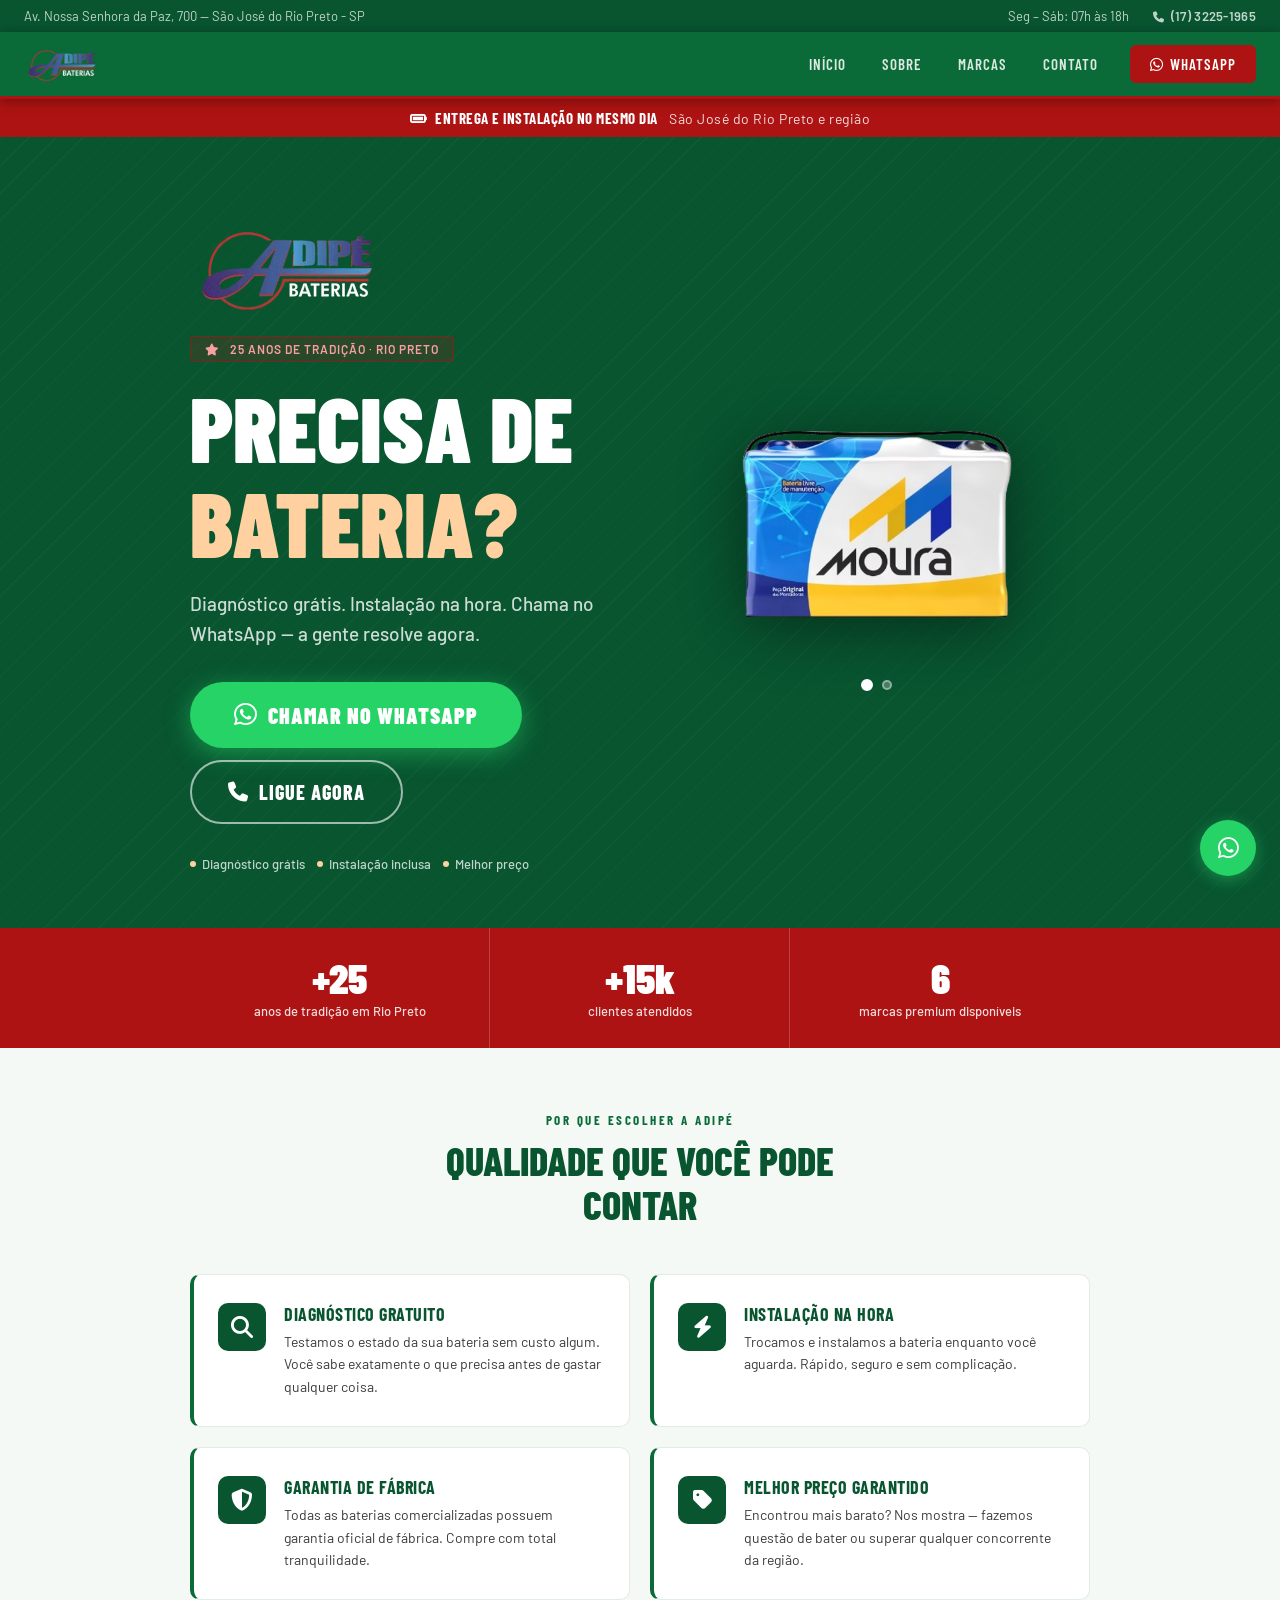
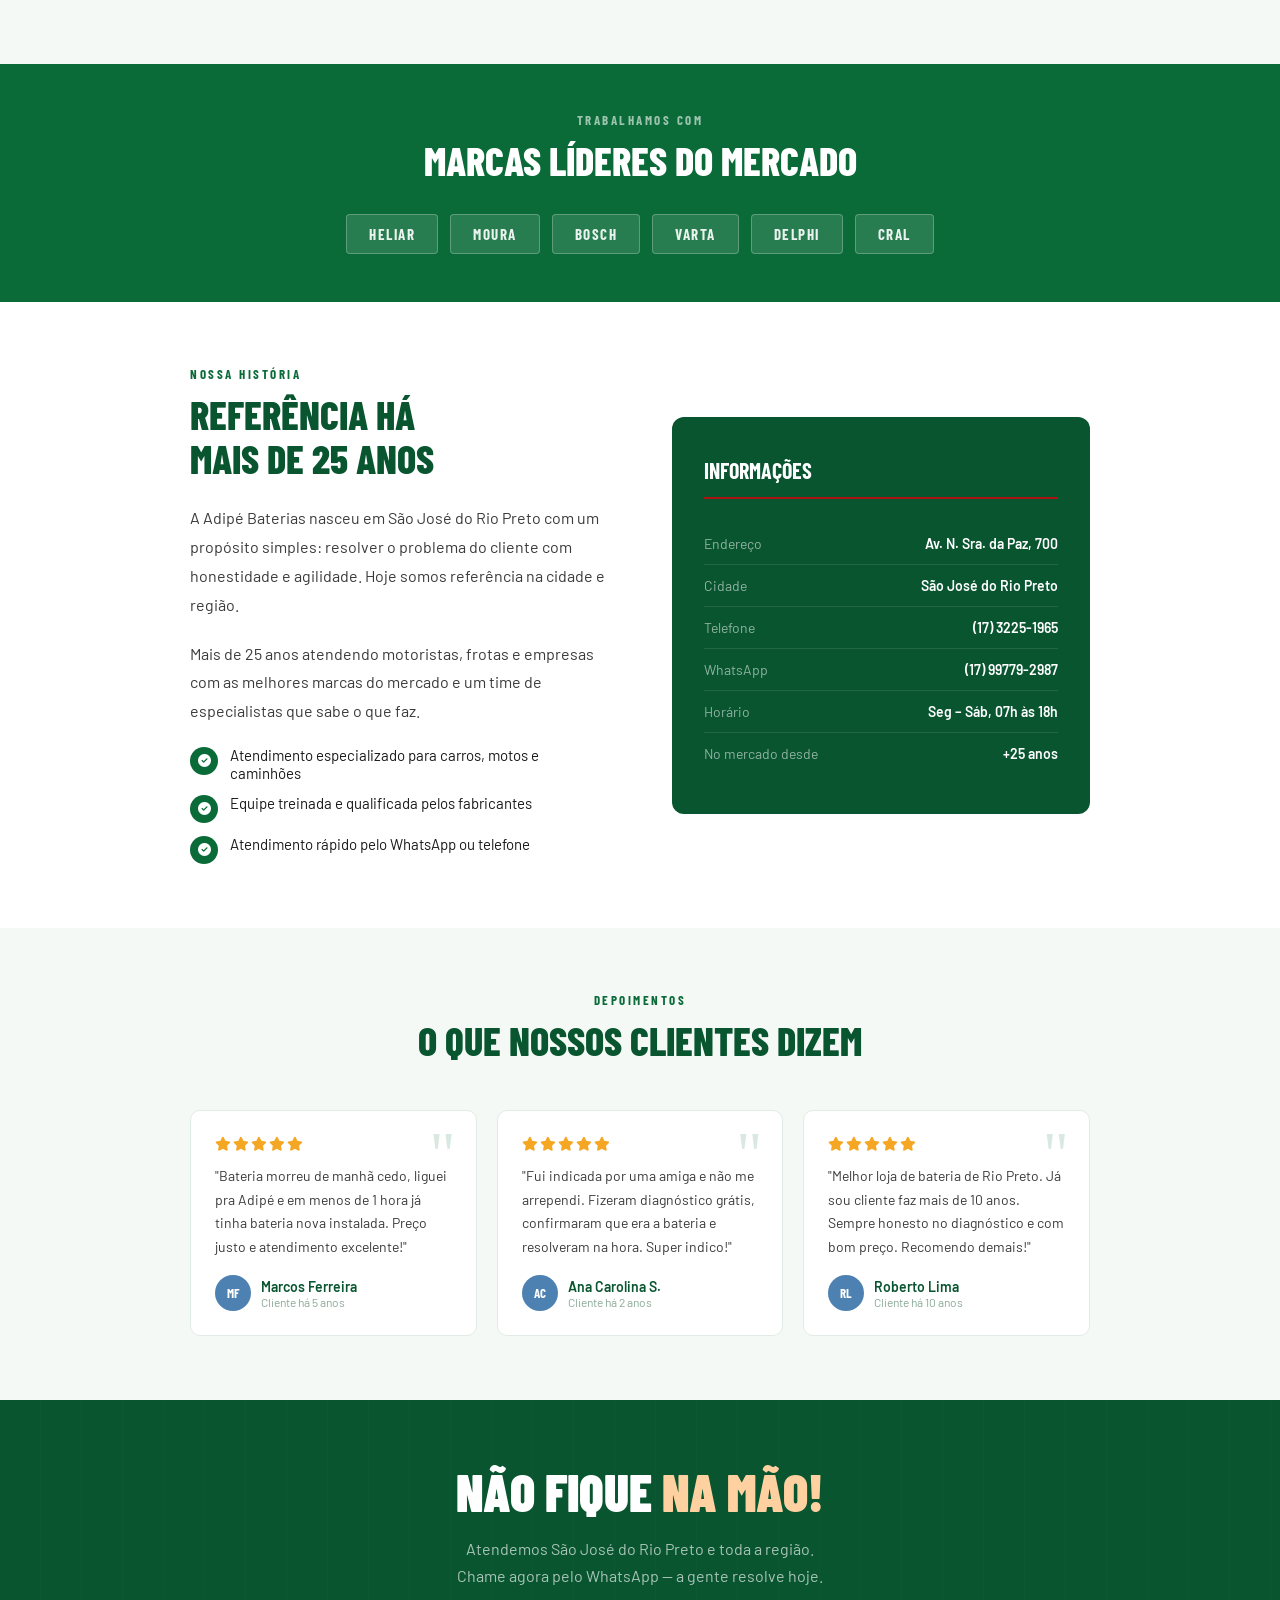
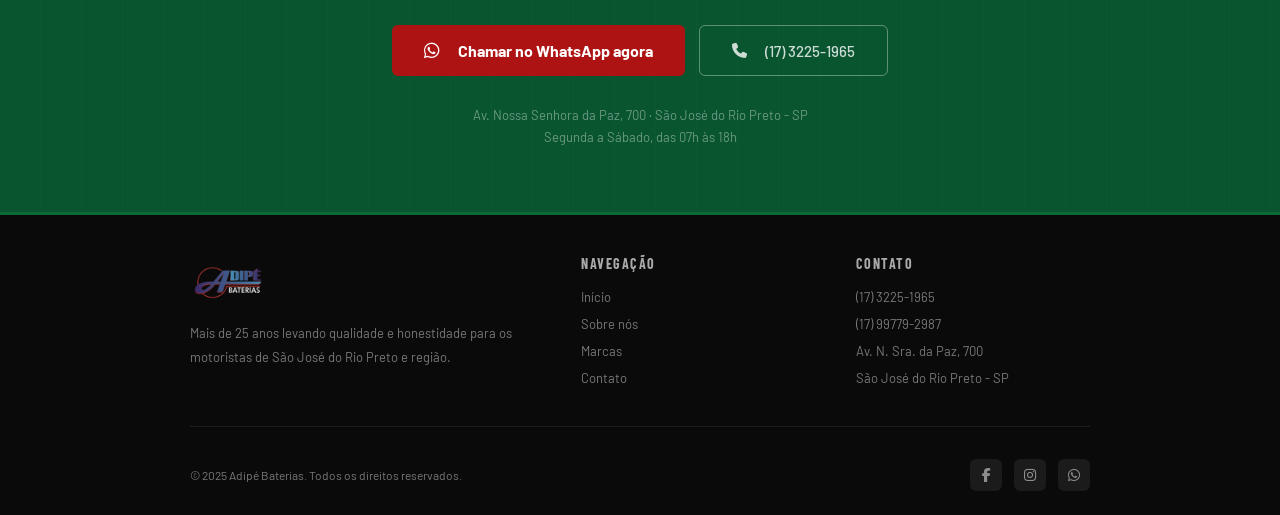
<file: index.html>
<!DOCTYPE html>
<html lang="pt-BR">
<head>
<meta charset="UTF-8">
<meta name="viewport" content="width=device-width, initial-scale=1.0">
<title>Adipé Baterias | Bateria para Carro | São José do Rio Preto</title>
<meta name="description" content="Adipé Baterias - 25 anos de tradição em São José do Rio Preto. Diagnóstico grátis, instalação na hora e as melhores marcas. Atendimento por WhatsApp!">
<link rel="preconnect" href="https://fonts.googleapis.com">
<link rel="preconnect" href="https://fonts.gstatic.com" crossorigin>
<link rel="stylesheet" href="https://cdnjs.cloudflare.com/ajax/libs/font-awesome/6.5.1/css/all.min.css">
<link href="https://fonts.googleapis.com/css2?family=Barlow+Condensed:wght@400;600;700;800;900&family=Barlow:wght@400;500;600&display=swap" rel="stylesheet">
<link rel="stylesheet" href="./assets/styles/style.css">

</head>
<body>

<!-- TOPBAR -->
<div class="topbar">
  <div class="topbar-left">Av. Nossa Senhora da Paz, 700 — São José do Rio Preto - SP</div>
  <div class="topbar-right">
    <span>Seg – Sáb: 07h às 18h</span>
    <a href="tel:+551732251965" class="topbar-phone"><i class="fa-solid fa-phone" style="margin-right:6px;font-size:11px;"></i>(17) 3225-1965</a>
  </div>
</div>

<!-- NAV -->
<nav>
  <a href="#" class="nav-logo"><img src="[data-uri]" alt="Adipé Baterias"></a>
  <div class="nav-links">
    <a href="#inicio">Início</a>
    <a href="#sobre">Sobre</a>
    <a href="#marcas">Marcas</a>
    <a href="#contato">Contato</a>
    <a href="https://api.whatsapp.com/send?phone=5517997792987" target="_blank" class="nav-cta-btn"><i class="fa-brands fa-whatsapp" style="margin-right:6px;font-size:15px;"></i>WhatsApp</a>
  </div>
</nav>

<!-- URGÊNCIA -->
<div class="urgency-banner">
  <i class="fa-solid fa-battery-full" style="margin-right:8px;"></i>Entrega e instalação no mesmo dia
  <span>São José do Rio Preto e região</span>
</div>

<!-- HERO -->
<section class="hero" id="inicio">
  <div class="hero-inner">
    <div class="hero-content">
      <img src="[data-uri]" alt="">
      <div class="hero-badge">25 anos de tradição · Rio Preto</div>
      <h1>Precisa de<em>Bateria?</em></h1>
      <p class="hero-sub">Diagnóstico grátis. Instalação na hora. Chama no WhatsApp — a gente resolve agora.</p>
      <div class="hero-ctas">
        <a href="https://api.whatsapp.com/send?phone=5517997792987" target="_blank" class="btn-hero-whats">
          <i class="fa-brands fa-whatsapp" style="margin-right:10px;font-size:26px;"></i>CHAMAR NO WHATSAPP
        </a>
        <a href="tel:+551732251965" class="btn-hero-phone">
          <i class="fa-solid fa-phone" style="margin-right:10px;font-size:20px;"></i>LIGUE AGORA
        </a>
      </div>
      <div class="hero-chips">
        <div class="chip"><div class="chip-dot"></div> Diagnóstico grátis</div>
        <div class="chip"><div class="chip-dot"></div> Instalação inclusa</div>
        <div class="chip"><div class="chip-dot"></div> Melhor preço</div>
      </div>
    </div>
    <div class="hero-visual">
      <div class="battery-carousel">
        <div class="battery-slide active" id="slide-0">
          <img src="[data-uri]" alt="Bateria Moura" class="battery-img">
        </div>
        <div class="battery-slide" id="slide-1">
          <img src="[data-uri]" alt="Bateria Combo" class="battery-img">
        </div>
        <div class="carousel-dots">
          <button class="dot active" onclick="goToSlide(0)"></button>
          <button class="dot" onclick="goToSlide(1)"></button>
        </div>
      </div>
    </div>
  </div>
</section>

<!-- NÚMEROS -->
<div class="numeros-section">
  <div class="numeros-grid">
    <div class="num-item">
      <span class="num-val">+25</span>
      <div class="num-label">anos de tradição em Rio Preto</div>
    </div>
    <div class="num-item">
      <span class="num-val">+15k</span>
      <div class="num-label">clientes atendidos</div>
    </div>
    <div class="num-item">
      <span class="num-val">6</span>
      <div class="num-label">marcas premium disponíveis</div>
    </div>
  </div>
</div>

<!-- DIFERENCIAIS -->
<section class="diferenciais-section">
  <div class="section-header">
    <div class="section-eyebrow">Por que escolher a Adipé</div>
    <h2 class="section-title">Qualidade que você pode<br>contar</h2>
  </div>
  <div class="dif-grid">
    <div class="dif-card">
      <div class="dif-icon"><i class="fa-solid fa-magnifying-glass"></i></div>
      <div>
        <div class="dif-title">Diagnóstico gratuito</div>
        <div class="dif-desc">Testamos o estado da sua bateria sem custo algum. Você sabe exatamente o que precisa antes de gastar qualquer coisa.</div>
      </div>
    </div>
    <div class="dif-card">
      <div class="dif-icon"><i class="fa-solid fa-bolt"></i></div>
      <div>
        <div class="dif-title">Instalação na hora</div>
        <div class="dif-desc">Trocamos e instalamos a bateria enquanto você aguarda. Rápido, seguro e sem complicação.</div>
      </div>
    </div>
    <div class="dif-card">
      <div class="dif-icon"><i class="fa-solid fa-shield-halved"></i></div>
      <div>
        <div class="dif-title">Garantia de fábrica</div>
        <div class="dif-desc">Todas as baterias comercializadas possuem garantia oficial de fábrica. Compre com total tranquilidade.</div>
      </div>
    </div>
    <div class="dif-card">
      <div class="dif-icon"><i class="fa-solid fa-tag"></i></div>
      <div>
        <div class="dif-title">Melhor preço garantido</div>
        <div class="dif-desc">Encontrou mais barato? Nos mostra — fazemos questão de bater ou superar qualquer concorrente da região.</div>
      </div>
    </div>
  </div>
</section>

<!-- MARCAS -->
<section class="marcas-section" id="marcas">
  <div class="section-eyebrow">Trabalhamos com</div>
  <h2 class="section-title" style="margin-bottom:32px;">Marcas líderes do mercado</h2>
  <div class="marcas-grid">
    <div class="marca-pill">Heliar</div>
    <div class="marca-pill">Moura</div>
    <div class="marca-pill">Bosch</div>
    <div class="marca-pill">Varta</div>
    <div class="marca-pill">Delphi</div>
    <div class="marca-pill">Cral</div>
  </div>
</section>

<!-- SOBRE -->
<section class="sobre-section" id="sobre">
  <div class="sobre-inner">
    <div class="sobre-content">
      <div class="section-header">
        <div class="section-eyebrow">Nossa história</div>
        <h2 class="section-title">Referência há<br>mais de 25 anos</h2>
      </div>
      <p class="sobre-text">A Adipé Baterias nasceu em São José do Rio Preto com um propósito simples: resolver o problema do cliente com honestidade e agilidade. Hoje somos referência na cidade e região.</p>
      <p class="sobre-text">Mais de 25 anos atendendo motoristas, frotas e empresas com as melhores marcas do mercado e um time de especialistas que sabe o que faz.</p>
      <div class="sobre-destaques">
        <div class="sobre-item">
          <div class="sobre-item-icon"><i class="fa-solid fa-circle-check"></i></div>
          <span>Atendimento especializado para carros, motos e caminhões</span>
        </div>
        <div class="sobre-item">
          <div class="sobre-item-icon"><i class="fa-solid fa-circle-check"></i></div>
          <span>Equipe treinada e qualificada pelos fabricantes</span>
        </div>
        <div class="sobre-item">
          <div class="sobre-item-icon"><i class="fa-solid fa-circle-check"></i></div>
          <span>Atendimento rápido pelo WhatsApp ou telefone</span>
        </div>
      </div>
    </div>
    <div class="sobre-visual">
      <h3>Informações</h3>
      <div class="sobre-info-item">
        <span class="sobre-info-label">Endereço</span>
        <span class="sobre-info-value">Av. N. Sra. da Paz, 700</span>
      </div>
      <div class="sobre-info-item">
        <span class="sobre-info-label">Cidade</span>
        <span class="sobre-info-value">São José do Rio Preto</span>
      </div>
      <div class="sobre-info-item">
        <span class="sobre-info-label">Telefone</span>
        <span class="sobre-info-value">(17) 3225-1965</span>
      </div>
      <div class="sobre-info-item">
        <span class="sobre-info-label">WhatsApp</span>
        <span class="sobre-info-value">(17) 99779-2987</span>
      </div>
      <div class="sobre-info-item">
        <span class="sobre-info-label">Horário</span>
        <span class="sobre-info-value">Seg – Sáb, 07h às 18h</span>
      </div>
      <div class="sobre-info-item">
        <span class="sobre-info-label">No mercado desde</span>
        <span class="sobre-info-value">+25 anos</span>
      </div>
    </div>
  </div>
</section>

<!-- DEPOIMENTOS -->
<section class="reviews-section">
  <div class="section-header">
    <div class="section-eyebrow">Depoimentos</div>
    <h2 class="section-title">O que nossos clientes dizem</h2>
  </div>
  <div class="reviews-grid">
    <div class="review-card">
      <div class="review-stars"><i class="fa-solid fa-star"></i><i class="fa-solid fa-star"></i><i class="fa-solid fa-star"></i><i class="fa-solid fa-star"></i><i class="fa-solid fa-star"></i></div>
      <p class="review-text">"Bateria morreu de manhã cedo, liguei pra Adipé e em menos de 1 hora já tinha bateria nova instalada. Preço justo e atendimento excelente!"</p>
      <div class="review-author">
        <div class="review-avatar">MF</div>
        <div>
          <div class="review-name">Marcos Ferreira</div>
          <div class="review-since">Cliente há 5 anos</div>
        </div>
      </div>
    </div>
    <div class="review-card">
      <div class="review-stars"><i class="fa-solid fa-star"></i><i class="fa-solid fa-star"></i><i class="fa-solid fa-star"></i><i class="fa-solid fa-star"></i><i class="fa-solid fa-star"></i></div>
      <p class="review-text">"Fui indicada por uma amiga e não me arrependi. Fizeram diagnóstico grátis, confirmaram que era a bateria e resolveram na hora. Super indico!"</p>
      <div class="review-author">
        <div class="review-avatar">AC</div>
        <div>
          <div class="review-name">Ana Carolina S.</div>
          <div class="review-since">Cliente há 2 anos</div>
        </div>
      </div>
    </div>
    <div class="review-card">
      <div class="review-stars"><i class="fa-solid fa-star"></i><i class="fa-solid fa-star"></i><i class="fa-solid fa-star"></i><i class="fa-solid fa-star"></i><i class="fa-solid fa-star"></i></div>
      <p class="review-text">"Melhor loja de bateria de Rio Preto. Já sou cliente faz mais de 10 anos. Sempre honesto no diagnóstico e com bom preço. Recomendo demais!"</p>
      <div class="review-author">
        <div class="review-avatar">RL</div>
        <div>
          <div class="review-name">Roberto Lima</div>
          <div class="review-since">Cliente há 10 anos</div>
        </div>
      </div>
    </div>
  </div>
</section>

<!-- CTA FINAL -->
<section class="cta-section" id="contato">
  <div class="cta-inner">
    <h2>Não fique<em> na mão!</em></h2>
    <p>Atendemos São José do Rio Preto e toda a região.<br>Chame agora pelo WhatsApp — a gente resolve hoje.</p>
    <div class="cta-btns">
      <a href="https://api.whatsapp.com/send?phone=5517997792987" target="_blank" class="btn-cta-main">
        <i class="fa-brands fa-whatsapp" style="margin-right:8px;font-size:18px;"></i>Chamar no WhatsApp agora
      </a>
      <a href="tel:+551732251965" class="btn-cta-secondary">
        <i class="fa-solid fa-phone" style="margin-right:8px;"></i>(17) 3225-1965
      </a>
    </div>
    <div class="cta-address">
      Av. Nossa Senhora da Paz, 700 · São José do Rio Preto - SP<br>
      Segunda a Sábado, das 07h às 18h
    </div>
  </div>
</section>

<!-- RODAPÉ -->
<footer>
  <div class="footer-inner">
    <div class="footer-top">
      <div class="footer-brand">
        <img src="[data-uri]" alt="Adipé Baterias">
        <p class="footer-desc">Mais de 25 anos levando qualidade e honestidade para os motoristas de São José do Rio Preto e região.</p>
      </div>
      <div class="footer-col">
        <h4>Navegação</h4>
        <ul>
          <li><a href="#inicio">Início</a></li>
          <li><a href="#sobre">Sobre nós</a></li>
          <li><a href="#marcas">Marcas</a></li>
          <li><a href="#contato">Contato</a></li>
        </ul>
      </div>
      <div class="footer-col">
        <h4>Contato</h4>
        <ul>
          <li><a href="tel:+551732251965">(17) 3225-1965</a></li>
          <li><a href="https://api.whatsapp.com/send?phone=5517997792987" target="_blank">(17) 99779-2987</a></li>
          <li><a href="#">Av. N. Sra. da Paz, 700</a></li>
          <li><a href="#">São José do Rio Preto - SP</a></li>
        </ul>
      </div>
    </div>
    <div class="footer-bottom">
      <span>© 2025 Adipé Baterias. Todos os direitos reservados.</span>
      <div class="footer-social">
        <a href="https://www.facebook.com/adipebaterias/" target="_blank" class="social-link"><i class="fa-brands fa-facebook-f"></i></a>
        <a href="https://www.instagram.com/adipebaterias/" target="_blank" class="social-link"><i class="fa-brands fa-instagram"></i></a>
        <a href="https://api.whatsapp.com/send?phone=5517997792987" target="_blank" class="social-link"><i class="fa-brands fa-whatsapp"></i></a>
      </div>
    </div>
  </div>
</footer>

<!-- WhatsApp flutuante -->
<a href="https://api.whatsapp.com/send?phone=5517997792987" target="_blank" class="whats-float" title="Falar no WhatsApp"><i class="fa-brands fa-whatsapp"></i></a>


<script>
  let currentSlide = 0;
  const slides = document.querySelectorAll('.battery-slide');
  const dots = document.querySelectorAll('.dot');

  function goToSlide(n) {
    slides[currentSlide].classList.remove('active');
    dots[currentSlide].classList.remove('active');
    currentSlide = n;
    slides[currentSlide].classList.add('active');
    dots[currentSlide].classList.add('active');
  }

  // Auto-rotate every 3s
  setInterval(() => {
    goToSlide((currentSlide + 1) % slides.length);
  }, 3000);
</script>
</body>
</html>
</file>
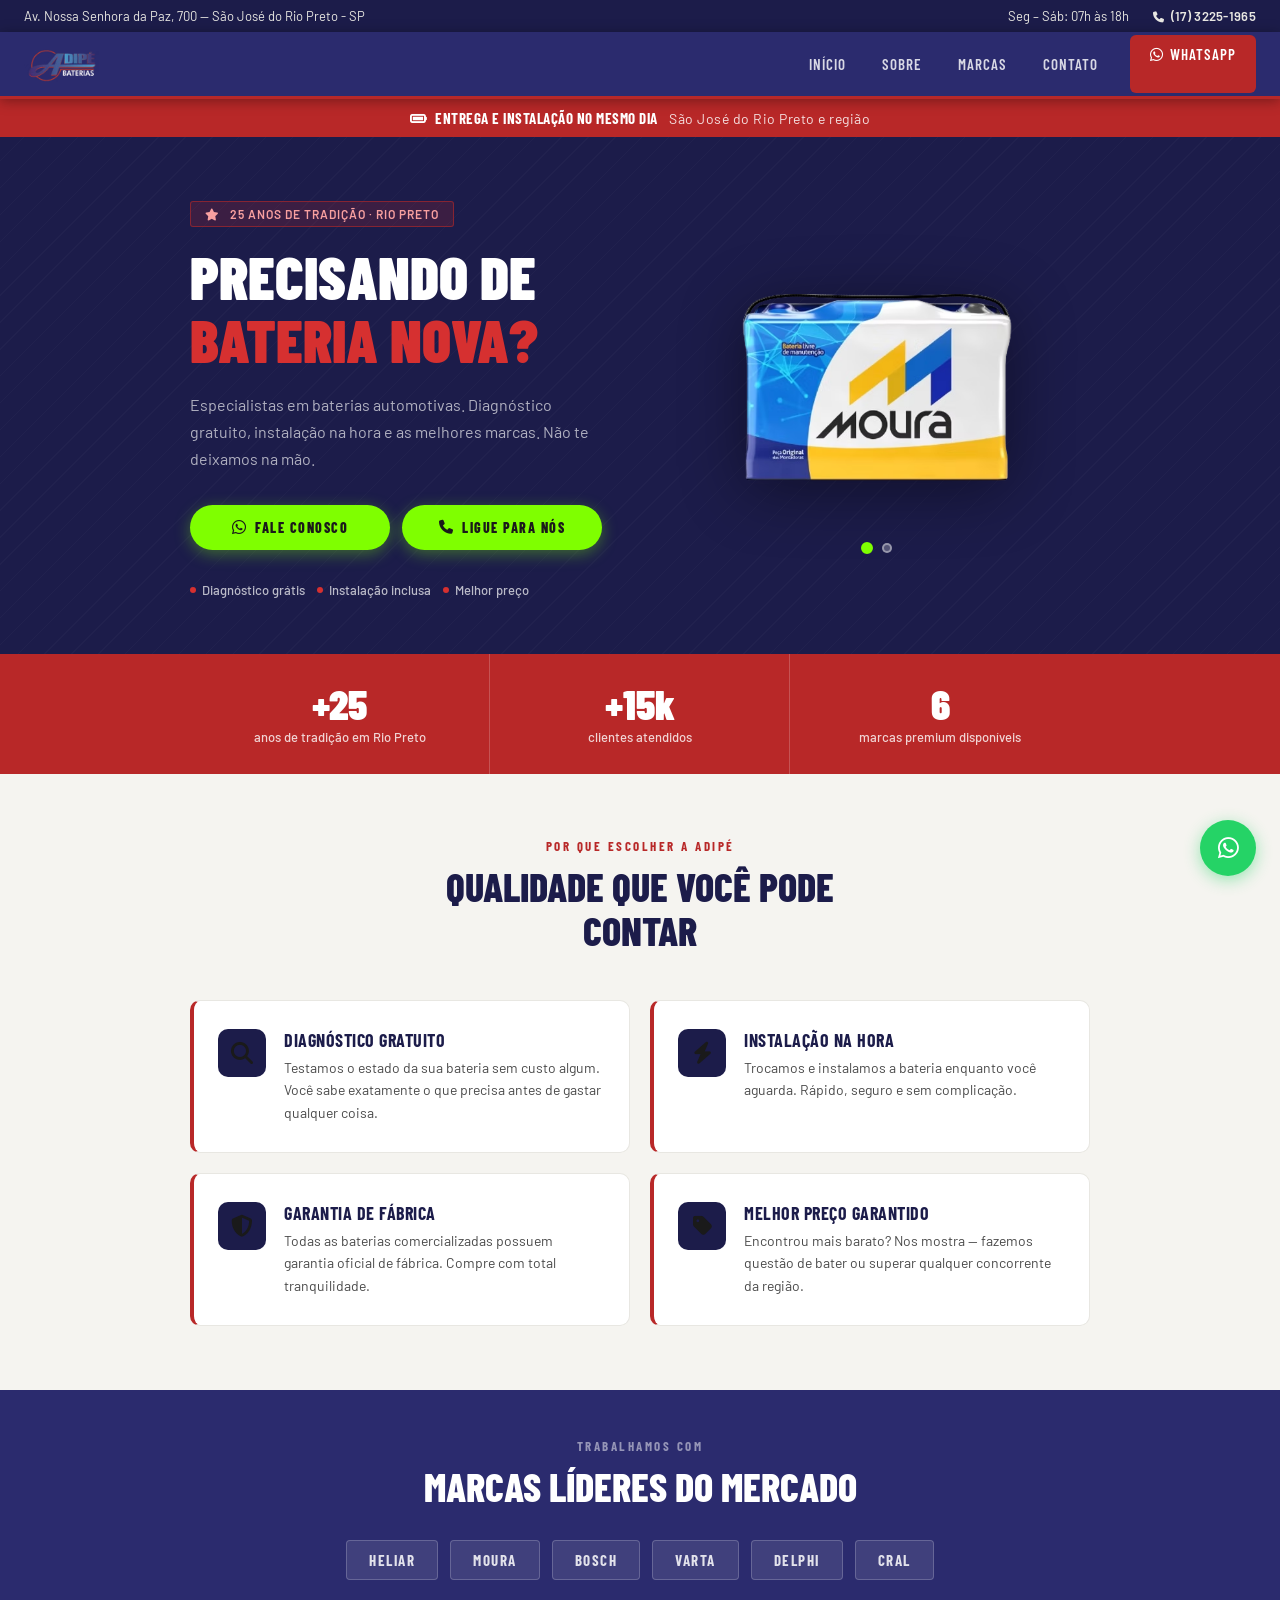
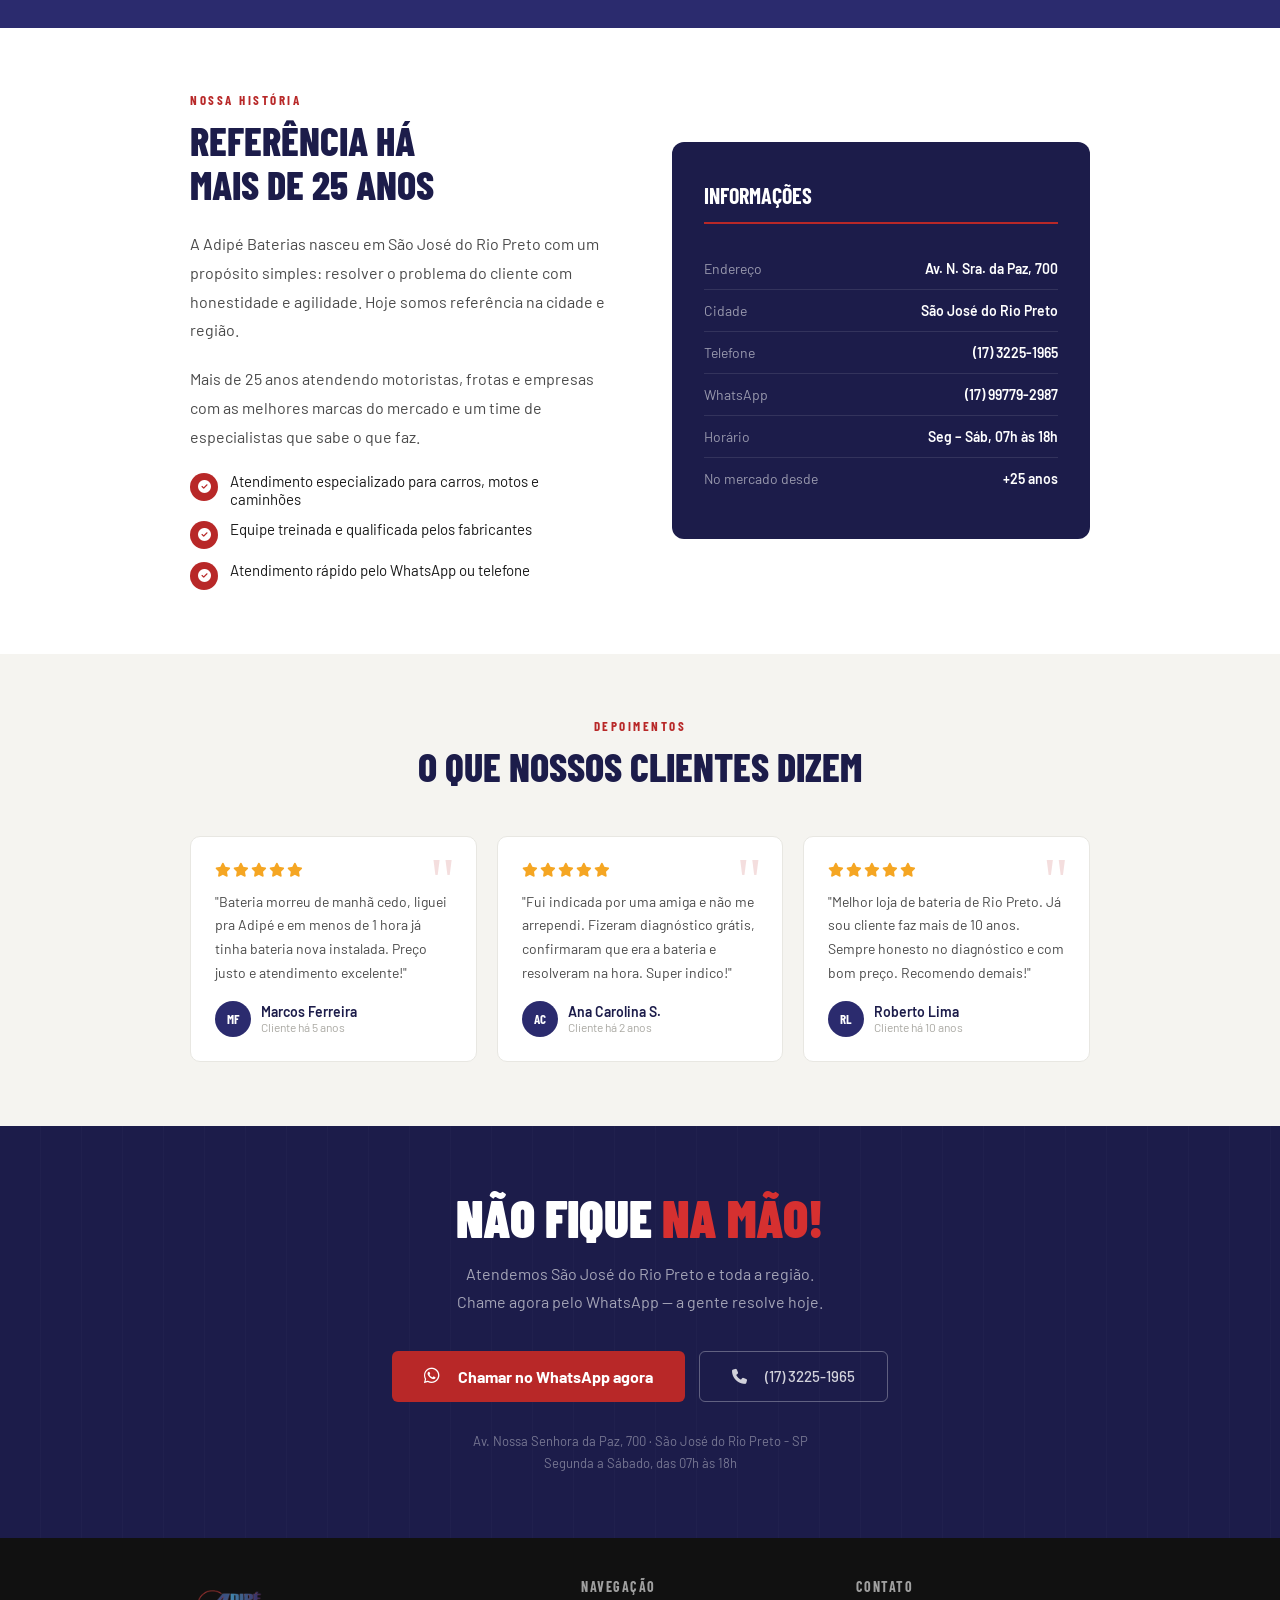
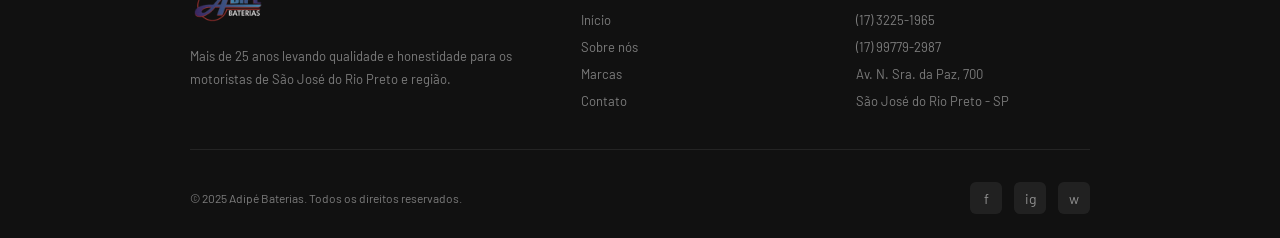
<file: adipe (1).html>
<!DOCTYPE html>
<html lang="pt-BR">
<head>
<meta charset="UTF-8">
<meta name="viewport" content="width=device-width, initial-scale=1.0">
<title>Adipé Baterias | Bateria para Carro | São José do Rio Preto</title>
<meta name="description" content="Adipé Baterias - 25 anos de tradição em São José do Rio Preto. Diagnóstico grátis, instalação na hora e as melhores marcas. Atendimento por WhatsApp!">
<link rel="preconnect" href="https://fonts.googleapis.com">
<link rel="preconnect" href="https://fonts.gstatic.com" crossorigin>
<link rel="stylesheet" href="https://cdnjs.cloudflare.com/ajax/libs/font-awesome/6.5.1/css/all.min.css">
<link href="https://fonts.googleapis.com/css2?family=Barlow+Condensed:wght@400;600;700;800;900&family=Barlow:wght@400;500;600&display=swap" rel="stylesheet">
<style>
  *, *::before, *::after { box-sizing: border-box; margin: 0; padding: 0; }

  :root {
    --navy: #2b2b6e;
    --navy-dark: #1c1c4a;
    --navy-light: #3d3d8f;
    --red: #b82828;
    --red-dark: #8f1e1e;
    --red-light: #d63030;
    --white: #ffffff;
    --off-white: #f5f4f0;
    --gray-light: #e8e7e2;
    --gray-mid: #aaa9a3;
    --gray-dark: #4a4a4a;
    --text: #1a1a1a;
  }

  html { scroll-behavior: smooth; }

  body {
    font-family: 'Barlow', sans-serif;
    color: var(--text);
    background: var(--white);
    overflow-x: hidden;
  }

  /* ── TOPBAR ── */
  .topbar {
    background: var(--navy-dark);
    padding: 8px 24px;
    display: flex;
    justify-content: space-between;
    align-items: center;
    font-size: 13px;
    color: var(--gray-light);
  }
  .topbar a { color: var(--gray-light); text-decoration: none; }
  .topbar-right { display: flex; gap: 24px; align-items: center; }
  .topbar-phone { color: #fff; font-weight: 600; letter-spacing: 0.3px; }

  /* ── NAV ── */
  nav {
    background: var(--navy);
    padding: 0 24px;
    display: flex;
    align-items: center;
    justify-content: space-between;
    position: sticky;
    top: 0;
    z-index: 100;
    box-shadow: 0 2px 12px rgba(0,0,0,0.35);
    border-bottom: 3px solid var(--red);
  }
  .nav-logo img { height: 64px; display: block; padding: 6px 0; }
  .nav-links { display: flex; gap: 4px; }
  .nav-links a {
    color: rgba(255,255,255,0.82);
    text-decoration: none;
    padding: 20px 16px;
    font-family: 'Barlow Condensed', sans-serif;
    font-size: 15px;
    font-weight: 600;
    letter-spacing: 1px;
    text-transform: uppercase;
    transition: color 0.2s, background 0.2s;
    display: block;
  }
  .nav-links a:hover { color: #fff; background: rgba(255,255,255,0.08); }
  .nav-cta-btn {
    background: var(--red);
    color: #fff !important;
    border-radius: 6px;
    padding: 10px 20px !important;
    margin-left: 12px;
    transition: background 0.2s !important;
  }
  .nav-cta-btn:hover { background: var(--red-dark) !important; }

  /* ── URGENCY BANNER ── */
  .urgency-banner {
    background: var(--red);
    color: #fff;
    text-align: center;
    padding: 10px 16px;
    font-family: 'Barlow Condensed', sans-serif;
    font-size: 15px;
    font-weight: 700;
    letter-spacing: 0.5px;
    text-transform: uppercase;
  }
  .urgency-banner span { opacity: 0.85; font-weight: 400; margin-left: 8px; text-transform: none; font-family: 'Barlow', sans-serif; font-size: 14px; }

  /* ── HERO ── */
  .hero {
    background: var(--navy-dark);
    position: relative;
    overflow: hidden;
    padding: 64px 24px 56px;
  }
  .hero::before {
    content: '';
    position: absolute;
    inset: 0;
    background: repeating-linear-gradient(
      -45deg,
      transparent,
      transparent 18px,
      rgba(255,255,255,0.025) 18px,
      rgba(255,255,255,0.025) 19px
    );
    pointer-events: none;
  }
  .hero-inner {
    max-width: 900px;
    margin: 0 auto;
    position: relative;
    z-index: 1;
    display: grid;
    grid-template-columns: 1fr 1fr;
    gap: 48px;
    align-items: center;
  }
  .hero-badge {
    display: inline-flex;
    align-items: center;
    gap: 6px;
    background: rgba(184,40,40,0.2);
    border: 1px solid rgba(184,40,40,0.6);
    color: #f8a0a0;
    font-size: 12px;
    font-weight: 600;
    letter-spacing: 1px;
    text-transform: uppercase;
    padding: 5px 14px;
    border-radius: 3px;
    margin-bottom: 18px;
  }
  .hero-badge::before { font-family: 'Font Awesome 6 Free'; font-weight: 900; content: '\f005'; color: #f8a0a0; margin-right: 4px; }
  .hero h1 {
    font-family: 'Barlow Condensed', sans-serif;
    font-size: clamp(36px, 6vw, 60px);
    font-weight: 900;
    line-height: 1.05;
    color: #fff;
    text-transform: uppercase;
    margin-bottom: 20px;
  }
  .hero h1 em {
    color: var(--red-light);
    font-style: normal;
    display: block;
  }
  .hero-sub {
    color: rgba(255,255,255,0.65);
    font-size: 16px;
    line-height: 1.7;
    margin-bottom: 32px;
    max-width: 420px;
  }
  .hero-ctas { display: flex; gap: 12px; flex-wrap: wrap; margin-bottom: 32px; }
  .btn-whats {
    background: #25D366;
    color: #fff;
    border: none;
    border-radius: 6px;
    padding: 14px 24px;
    font-size: 15px;
    font-weight: 600;
    cursor: pointer;
    text-decoration: none;
    display: inline-flex;
    align-items: center;
    gap: 8px;
    transition: background 0.2s, transform 0.15s;
    font-family: 'Barlow', sans-serif;
  }
  .btn-whats:hover { background: #1da855; transform: translateY(-1px); }
  .btn-phone {
    background: transparent;
    color: #fff;
    border: 1.5px solid rgba(255,255,255,0.4);
    border-radius: 6px;
    padding: 13px 24px;
    font-size: 15px;
    font-weight: 500;
    cursor: pointer;
    text-decoration: none;
    display: inline-flex;
    align-items: center;
    gap: 8px;
    transition: border-color 0.2s, background 0.2s;
    font-family: 'Barlow', sans-serif;
    color: rgba(255,255,255,0.85);
  }
  .btn-phone:hover { border-color: #fff; background: rgba(255,255,255,0.08); }

  .hero-chips { display: flex; gap: 12px; flex-wrap: wrap; }
  .chip {
    display: flex;
    align-items: center;
    gap: 6px;
    font-size: 13px;
    color: rgba(255,255,255,0.7);
    font-weight: 500;
  }
  .chip-dot { width: 6px; height: 6px; border-radius: 50%; background: var(--red-light); flex-shrink: 0; }

  .hero-visual {
    display: flex;
    justify-content: center;
    align-items: center;
  }
  .hero-card-visual {
    background: rgba(255,255,255,0.06);
    border: 1px solid rgba(255,255,255,0.12);
    border-radius: 12px;
    padding: 32px 28px;
    text-align: center;
    backdrop-filter: blur(4px);
  }
  .hero-card-visual .battery-icon {
    font-size: 72px;
    line-height: 1;
    display: block;
    margin-bottom: 16px;
    filter: drop-shadow(0 0 20px rgba(184,40,40,0.5));
    animation: pulse-glow 2.5s ease-in-out infinite;
  }
  @keyframes pulse-glow {
    0%, 100% { filter: drop-shadow(0 0 12px rgba(184,40,40,0.4)); }
    50% { filter: drop-shadow(0 0 28px rgba(184,40,40,0.75)); }
  }
  .hero-card-visual p {
    color: rgba(255,255,255,0.6);
    font-size: 13px;
    margin-bottom: 20px;
  }
  .hero-card-visual .rating {
    color: #ffd060;
    font-size: 16px;
    letter-spacing: 2px;
    margin-bottom: 6px;
  }
  .hero-card-visual .rating-text {
    color: rgba(255,255,255,0.85);
    font-family: 'Barlow Condensed', sans-serif;
    font-size: 20px;
    font-weight: 700;
  }

  /* ── NÚMEROS ── */
  .numeros-section {
    background: var(--red);
    padding: 0;
  }
  .numeros-grid {
    max-width: 900px;
    margin: 0 auto;
    display: grid;
    grid-template-columns: repeat(3, 1fr);
  }
  .num-item {
    padding: 28px 24px;
    text-align: center;
    border-right: 1px solid rgba(255,255,255,0.2);
  }
  .num-item:last-child { border-right: none; }
  .num-val {
    font-family: 'Barlow Condensed', sans-serif;
    font-size: 42px;
    font-weight: 900;
    color: #fff;
    line-height: 1;
    display: block;
  }
  .num-label {
    font-size: 13px;
    color: rgba(255,255,255,0.8);
    margin-top: 4px;
    font-weight: 500;
    line-height: 1.4;
  }

  /* ── DIFERENCIAIS ── */
  .diferenciais-section {
    padding: 64px 24px;
    background: var(--off-white);
  }
  .section-header { text-align: center; margin-bottom: 48px; }
  .section-eyebrow {
    font-family: 'Barlow Condensed', sans-serif;
    font-size: 13px;
    font-weight: 700;
    letter-spacing: 2.5px;
    text-transform: uppercase;
    color: var(--red);
    margin-bottom: 10px;
  }
  .section-title {
    font-family: 'Barlow Condensed', sans-serif;
    font-size: clamp(28px, 4vw, 40px);
    font-weight: 800;
    color: var(--navy-dark);
    text-transform: uppercase;
    line-height: 1.1;
  }
  .dif-grid {
    max-width: 900px;
    margin: 0 auto;
    display: grid;
    grid-template-columns: repeat(2, 1fr);
    gap: 20px;
  }
  .dif-card {
    background: #fff;
    border-radius: 10px;
    padding: 28px 24px;
    border: 1px solid var(--gray-light);
    border-left: 4px solid var(--red);
    display: flex;
    gap: 18px;
    align-items: flex-start;
    transition: transform 0.2s, box-shadow 0.2s;
  }
  .dif-card:hover { transform: translateY(-3px); box-shadow: 0 8px 24px rgba(43,43,110,0.1); }
  .dif-icon {
    width: 48px;
    height: 48px;
    border-radius: 10px;
    background: var(--navy-dark);
    display: flex;
    align-items: center;
    justify-content: center;
    font-size: 22px;
    flex-shrink: 0;
  }
  .dif-title {
    font-family: 'Barlow Condensed', sans-serif;
    font-size: 18px;
    font-weight: 700;
    color: var(--navy-dark);
    text-transform: uppercase;
    letter-spacing: 0.5px;
    margin-bottom: 6px;
  }
  .dif-desc {
    font-size: 14px;
    color: var(--gray-dark);
    line-height: 1.6;
  }

  /* ── MARCAS ── */
  .marcas-section {
    background: var(--navy);
    padding: 48px 24px;
    text-align: center;
  }
  .marcas-section .section-title { color: #fff; margin-bottom: 32px; }
  .marcas-section .section-eyebrow { color: rgba(255,255,255,0.5); }
  .marcas-grid {
    display: flex;
    gap: 12px;
    flex-wrap: wrap;
    justify-content: center;
    max-width: 700px;
    margin: 0 auto;
  }
  .marca-pill {
    background: rgba(255,255,255,0.1);
    border: 1px solid rgba(255,255,255,0.2);
    color: rgba(255,255,255,0.85);
    font-family: 'Barlow Condensed', sans-serif;
    font-size: 15px;
    font-weight: 700;
    letter-spacing: 1.5px;
    text-transform: uppercase;
    padding: 10px 22px;
    border-radius: 4px;
    transition: background 0.2s, border-color 0.2s;
  }
  .marca-pill:hover { background: rgba(255,255,255,0.18); border-color: rgba(255,255,255,0.4); }

  /* ── SOBRE ── */
  .sobre-section {
    padding: 64px 24px;
    background: #fff;
  }
  .sobre-inner {
    max-width: 900px;
    margin: 0 auto;
    display: grid;
    grid-template-columns: 1fr 1fr;
    gap: 64px;
    align-items: center;
  }
  .sobre-content .section-header { text-align: left; margin-bottom: 24px; }
  .sobre-text { font-size: 16px; line-height: 1.8; color: var(--gray-dark); margin-bottom: 20px; }
  .sobre-destaques { display: flex; flex-direction: column; gap: 12px; }
  .sobre-item {
    display: flex;
    align-items: flex-start;
    gap: 12px;
    font-size: 15px;
    color: var(--text);
  }
  .sobre-item-icon {
    width: 28px;
    height: 28px;
    border-radius: 50%;
    background: var(--red);
    color: #fff;
    display: flex;
    align-items: center;
    justify-content: center;
    font-size: 13px;
    flex-shrink: 0;
    margin-top: 1px;
  }
  .sobre-visual {
    background: var(--navy-dark);
    border-radius: 12px;
    padding: 40px 32px;
    color: #fff;
  }
  .sobre-visual h3 {
    font-family: 'Barlow Condensed', sans-serif;
    font-size: 22px;
    font-weight: 700;
    text-transform: uppercase;
    margin-bottom: 24px;
    border-bottom: 2px solid var(--red);
    padding-bottom: 14px;
  }
  .sobre-info-item {
    display: flex;
    justify-content: space-between;
    align-items: center;
    padding: 12px 0;
    border-bottom: 1px solid rgba(255,255,255,0.1);
    font-size: 14px;
  }
  .sobre-info-item:last-child { border-bottom: none; }
  .sobre-info-label { color: rgba(255,255,255,0.55); }
  .sobre-info-value { font-weight: 600; color: #fff; }

  /* ── DEPOIMENTOS ── */
  .reviews-section {
    padding: 64px 24px;
    background: var(--off-white);
  }
  .reviews-grid {
    max-width: 900px;
    margin: 0 auto;
    display: grid;
    grid-template-columns: repeat(3, 1fr);
    gap: 20px;
  }
  .review-card {
    background: #fff;
    border-radius: 10px;
    padding: 24px;
    border: 1px solid var(--gray-light);
    position: relative;
  }
  .review-card::before {
    content: '"';
    position: absolute;
    top: 12px;
    right: 20px;
    font-size: 64px;
    line-height: 1;
    color: var(--red);
    font-family: Georgia, serif;
    opacity: 0.15;
  }
  .review-stars { color: #f5a623; font-size: 14px; letter-spacing: 2px; margin-bottom: 12px; }
  .review-text { font-size: 14px; color: var(--gray-dark); line-height: 1.7; margin-bottom: 16px; }
  .review-author { display: flex; align-items: center; gap: 10px; }
  .review-avatar {
    width: 36px; height: 36px; border-radius: 50%;
    background: var(--navy);
    color: #fff;
    display: flex; align-items: center; justify-content: center;
    font-size: 13px; font-weight: 700;
    font-family: 'Barlow Condensed', sans-serif;
    flex-shrink: 0;
  }
  .review-name { font-size: 14px; font-weight: 600; color: var(--navy-dark); }
  .review-since { font-size: 12px; color: var(--gray-mid); }

  /* ── CTA FINAL ── */
  .cta-section {
    background: var(--navy-dark);
    padding: 64px 24px;
    text-align: center;
    position: relative;
    overflow: hidden;
  }
  .cta-section::before {
    content: '';
    position: absolute;
    inset: 0;
    background: repeating-linear-gradient(
      90deg,
      transparent,
      transparent 40px,
      rgba(255,255,255,0.02) 40px,
      rgba(255,255,255,0.02) 41px
    );
  }
  .cta-inner { position: relative; z-index: 1; max-width: 600px; margin: 0 auto; }
  .cta-section h2 {
    font-family: 'Barlow Condensed', sans-serif;
    font-size: clamp(32px, 5vw, 52px);
    font-weight: 900;
    color: #fff;
    text-transform: uppercase;
    line-height: 1.05;
    margin-bottom: 16px;
  }
  .cta-section h2 em { color: var(--red-light); font-style: normal; }
  .cta-section p { color: rgba(255,255,255,0.6); font-size: 16px; margin-bottom: 36px; line-height: 1.7; }
  .cta-btns { display: flex; gap: 14px; justify-content: center; flex-wrap: wrap; margin-bottom: 28px; }
  .btn-cta-main {
    background: var(--red);
    color: #fff;
    border: none;
    border-radius: 6px;
    padding: 16px 32px;
    font-size: 16px;
    font-weight: 700;
    cursor: pointer;
    text-decoration: none;
    display: inline-flex;
    align-items: center;
    gap: 10px;
    transition: background 0.2s, transform 0.15s;
    font-family: 'Barlow', sans-serif;
  }
  .btn-cta-main:hover { background: var(--red-dark); transform: translateY(-2px); }
  .btn-cta-secondary {
    background: transparent;
    color: rgba(255,255,255,0.8);
    border: 1.5px solid rgba(255,255,255,0.3);
    border-radius: 6px;
    padding: 15px 32px;
    font-size: 15px;
    font-weight: 500;
    cursor: pointer;
    text-decoration: none;
    display: inline-flex;
    align-items: center;
    gap: 10px;
    transition: all 0.2s;
    font-family: 'Barlow', sans-serif;
  }
  .btn-cta-secondary:hover { border-color: #fff; color: #fff; background: rgba(255,255,255,0.08); }
  .cta-address {
    color: rgba(255,255,255,0.4);
    font-size: 13px;
    line-height: 1.7;
  }

  /* ── RODAPÉ ── */
  footer {
    background: #111;
    padding: 40px 24px 24px;
    color: rgba(255,255,255,0.45);
  }
  .footer-inner {
    max-width: 900px;
    margin: 0 auto;
  }
  .footer-top {
    display: grid;
    grid-template-columns: 1.5fr 1fr 1fr;
    gap: 40px;
    margin-bottom: 32px;
    padding-bottom: 32px;
    border-bottom: 1px solid rgba(255,255,255,0.08);
  }
  .footer-brand img { height: 52px; opacity: 0.85; margin-bottom: 12px; }
  .footer-desc { font-size: 13px; line-height: 1.8; }
  .footer-col h4 {
    font-family: 'Barlow Condensed', sans-serif;
    font-size: 14px;
    font-weight: 700;
    letter-spacing: 1.5px;
    text-transform: uppercase;
    color: rgba(255,255,255,0.6);
    margin-bottom: 14px;
  }
  .footer-col ul { list-style: none; }
  .footer-col ul li { margin-bottom: 8px; }
  .footer-col ul li a { color: rgba(255,255,255,0.45); text-decoration: none; font-size: 13px; transition: color 0.2s; }
  .footer-col ul li a:hover { color: rgba(255,255,255,0.8); }
  .footer-bottom {
    display: flex;
    justify-content: space-between;
    align-items: center;
    font-size: 12px;
  }
  .footer-social { display: flex; gap: 12px; }
  .social-link {
    width: 32px; height: 32px; border-radius: 6px;
    background: rgba(255,255,255,0.07);
    display: flex; align-items: center; justify-content: center;
    font-size: 14px; text-decoration: none; color: rgba(255,255,255,0.5);
    transition: background 0.2s, color 0.2s;
  }
  .social-link:hover { background: var(--red); color: #fff; }

  /* ── WHATSAPP FLOAT ── */
  .whats-float {
    position: fixed;
    bottom: 24px;
    right: 24px;
    width: 56px;
    height: 56px;
    border-radius: 50%;
    background: #25D366;
    display: flex;
    align-items: center;
    justify-content: center;
    font-size: 24px; color: #fff;
    text-decoration: none;
    box-shadow: 0 4px 16px rgba(37,211,102,0.45);
    z-index: 999;
    transition: transform 0.2s;
    animation: float-in 0.6s ease 1s both;
  }
  .whats-float:hover { transform: scale(1.1); }
  @keyframes float-in {
    from { opacity: 0; transform: translateY(20px); }
    to { opacity: 1; transform: translateY(0); }
  }

  /* ── RESPONSIVO ── */
  @media (max-width: 768px) {
    .topbar-left { display: none; }
    .nav-links { display: none; }
    .hero-inner { grid-template-columns: 1fr; }
    .hero-visual { display: none; }
    .numeros-grid { grid-template-columns: 1fr 1fr; }
    .numeros-grid .num-item:nth-child(3) { grid-column: 1 / -1; border-right: none; border-top: 1px solid rgba(255,255,255,0.2); }
    .dif-grid { grid-template-columns: 1fr; }
    .reviews-grid { grid-template-columns: 1fr; }
    .sobre-inner { grid-template-columns: 1fr; }
    .footer-top { grid-template-columns: 1fr; gap: 28px; }
    .footer-bottom { flex-direction: column; gap: 16px; text-align: center; }
    .cta-btns { flex-direction: column; align-items: center; }
    .btn-cta-main, .btn-cta-secondary { width: 100%; max-width: 320px; justify-content: center; }
    .hero-ctas { flex-direction: column; }
    .btn-whats, .btn-phone { justify-content: center; }
  }

  /* ── BATTERY CAROUSEL ── */
  .battery-carousel {
    position: relative;
    display: flex;
    flex-direction: column;
    align-items: center;
    gap: 16px;
    width: 100%;
  }
  .battery-slide {
    display: none;
    animation: fadeSlide 0.5s ease;
  }
  .battery-slide.active { display: flex; justify-content: center; }
  @keyframes fadeSlide {
    from { opacity: 0; transform: scale(0.96); }
    to   { opacity: 1; transform: scale(1); }
  }
  .battery-img {
    max-width: 340px;
    width: 100%;
    height: auto;
    filter: drop-shadow(0 8px 32px rgba(0,0,0,0.45));
    transition: transform 0.3s;
  }
  .battery-img:hover { transform: scale(1.04); }
  .carousel-dots { display: flex; gap: 10px; }
  .dot {
    width: 10px; height: 10px; border-radius: 50%;
    background: rgba(255,255,255,0.25);
    border: 2px solid rgba(255,255,255,0.4);
    cursor: pointer; transition: background 0.2s, transform 0.2s;
    padding: 0;
  }
  .dot.active { background: #7fff00; border-color: #7fff00; transform: scale(1.2); }
  .dot:hover { background: rgba(255,255,255,0.55); }

  /* ── HERO GREEN BUTTONS ── */
  .btn-hero-green {
    background: #7fff00;
    color: #1a1a1a;
    border: none;
    border-radius: 50px;
    padding: 14px 36px;
    font-size: 14px;
    font-weight: 800;
    letter-spacing: 1.5px;
    cursor: pointer;
    text-decoration: none;
    display: inline-flex;
    align-items: center;
    justify-content: center;
    font-family: 'Barlow Condensed', sans-serif;
    text-transform: uppercase;
    transition: background 0.2s, transform 0.15s, box-shadow 0.2s;
    box-shadow: 0 4px 16px rgba(127,255,0,0.35);
    min-width: 200px;
  }
  .btn-hero-green:hover {
    background: #90ff1a;
    transform: translateY(-2px);
    box-shadow: 0 8px 24px rgba(127,255,0,0.5);
  }

</style>
</head>
<body>

<!-- TOPBAR -->
<div class="topbar">
  <div class="topbar-left">Av. Nossa Senhora da Paz, 700 — São José do Rio Preto - SP</div>
  <div class="topbar-right">
    <span>Seg – Sáb: 07h às 18h</span>
    <a href="tel:+551732251965" class="topbar-phone"><i class="fa-solid fa-phone" style="margin-right:6px;font-size:11px;"></i>(17) 3225-1965</a>
  </div>
</div>

<!-- NAV -->
<nav>
  <a href="#" class="nav-logo"><img src="[data-uri]" alt="Adipé Baterias"></a>
  <div class="nav-links">
    <a href="#inicio">Início</a>
    <a href="#sobre">Sobre</a>
    <a href="#marcas">Marcas</a>
    <a href="#contato">Contato</a>
    <a href="https://api.whatsapp.com/send?phone=5517997792987" target="_blank" class="nav-cta-btn"><i class="fa-brands fa-whatsapp" style="margin-right:6px;font-size:15px;"></i>WhatsApp</a>
  </div>
</nav>

<!-- URGÊNCIA -->
<div class="urgency-banner">
  <i class="fa-solid fa-battery-full" style="margin-right:8px;"></i>Entrega e instalação no mesmo dia
  <span>São José do Rio Preto e região</span>
</div>

<!-- HERO -->
<section class="hero" id="inicio">
  <div class="hero-inner">
    <div class="hero-content">
      <div class="hero-badge">25 anos de tradição · Rio Preto</div>
      <h1>Precisando de<em>Bateria Nova?</em></h1>
      <p class="hero-sub">Especialistas em baterias automotivas. Diagnóstico gratuito, instalação na hora e as melhores marcas. Não te deixamos na mão.</p>
      <div class="hero-ctas">
        <a href="https://api.whatsapp.com/send?phone=5517997792987" target="_blank" class="btn-hero-green">
          <i class="fa-brands fa-whatsapp" style="margin-right:8px;font-size:16px;"></i>FALE CONOSCO
        </a>
        <a href="tel:+551732251965" class="btn-hero-green">
          <i class="fa-solid fa-phone" style="margin-right:8px;font-size:14px;"></i>LIGUE PARA NÓS
        </a>
      </div>
      <div class="hero-chips">
        <div class="chip"><div class="chip-dot"></div> Diagnóstico grátis</div>
        <div class="chip"><div class="chip-dot"></div> Instalação inclusa</div>
        <div class="chip"><div class="chip-dot"></div> Melhor preço</div>
      </div>
    </div>
    <div class="hero-visual">
      <div class="battery-carousel">
        <div class="battery-slide active" id="slide-0">
          <img src="[data-uri]" alt="Bateria Moura" class="battery-img">
        </div>
        <div class="battery-slide" id="slide-1">
          <img src="[data-uri]" alt="Bateria Combo" class="battery-img">
        </div>
        <div class="carousel-dots">
          <button class="dot active" onclick="goToSlide(0)"></button>
          <button class="dot" onclick="goToSlide(1)"></button>
        </div>
      </div>
    </div>
  </div>
</section>

<!-- NÚMEROS -->
<div class="numeros-section">
  <div class="numeros-grid">
    <div class="num-item">
      <span class="num-val">+25</span>
      <div class="num-label">anos de tradição em Rio Preto</div>
    </div>
    <div class="num-item">
      <span class="num-val">+15k</span>
      <div class="num-label">clientes atendidos</div>
    </div>
    <div class="num-item">
      <span class="num-val">6</span>
      <div class="num-label">marcas premium disponíveis</div>
    </div>
  </div>
</div>

<!-- DIFERENCIAIS -->
<section class="diferenciais-section">
  <div class="section-header">
    <div class="section-eyebrow">Por que escolher a Adipé</div>
    <h2 class="section-title">Qualidade que você pode<br>contar</h2>
  </div>
  <div class="dif-grid">
    <div class="dif-card">
      <div class="dif-icon"><i class="fa-solid fa-magnifying-glass"></i></div>
      <div>
        <div class="dif-title">Diagnóstico gratuito</div>
        <div class="dif-desc">Testamos o estado da sua bateria sem custo algum. Você sabe exatamente o que precisa antes de gastar qualquer coisa.</div>
      </div>
    </div>
    <div class="dif-card">
      <div class="dif-icon"><i class="fa-solid fa-bolt"></i></div>
      <div>
        <div class="dif-title">Instalação na hora</div>
        <div class="dif-desc">Trocamos e instalamos a bateria enquanto você aguarda. Rápido, seguro e sem complicação.</div>
      </div>
    </div>
    <div class="dif-card">
      <div class="dif-icon"><i class="fa-solid fa-shield-halved"></i></div>
      <div>
        <div class="dif-title">Garantia de fábrica</div>
        <div class="dif-desc">Todas as baterias comercializadas possuem garantia oficial de fábrica. Compre com total tranquilidade.</div>
      </div>
    </div>
    <div class="dif-card">
      <div class="dif-icon"><i class="fa-solid fa-tag"></i></div>
      <div>
        <div class="dif-title">Melhor preço garantido</div>
        <div class="dif-desc">Encontrou mais barato? Nos mostra — fazemos questão de bater ou superar qualquer concorrente da região.</div>
      </div>
    </div>
  </div>
</section>

<!-- MARCAS -->
<section class="marcas-section" id="marcas">
  <div class="section-eyebrow">Trabalhamos com</div>
  <h2 class="section-title" style="margin-bottom:32px;">Marcas líderes do mercado</h2>
  <div class="marcas-grid">
    <div class="marca-pill">Heliar</div>
    <div class="marca-pill">Moura</div>
    <div class="marca-pill">Bosch</div>
    <div class="marca-pill">Varta</div>
    <div class="marca-pill">Delphi</div>
    <div class="marca-pill">Cral</div>
  </div>
</section>

<!-- SOBRE -->
<section class="sobre-section" id="sobre">
  <div class="sobre-inner">
    <div class="sobre-content">
      <div class="section-header">
        <div class="section-eyebrow">Nossa história</div>
        <h2 class="section-title">Referência há<br>mais de 25 anos</h2>
      </div>
      <p class="sobre-text">A Adipé Baterias nasceu em São José do Rio Preto com um propósito simples: resolver o problema do cliente com honestidade e agilidade. Hoje somos referência na cidade e região.</p>
      <p class="sobre-text">Mais de 25 anos atendendo motoristas, frotas e empresas com as melhores marcas do mercado e um time de especialistas que sabe o que faz.</p>
      <div class="sobre-destaques">
        <div class="sobre-item">
          <div class="sobre-item-icon"><i class="fa-solid fa-circle-check"></i></div>
          <span>Atendimento especializado para carros, motos e caminhões</span>
        </div>
        <div class="sobre-item">
          <div class="sobre-item-icon"><i class="fa-solid fa-circle-check"></i></div>
          <span>Equipe treinada e qualificada pelos fabricantes</span>
        </div>
        <div class="sobre-item">
          <div class="sobre-item-icon"><i class="fa-solid fa-circle-check"></i></div>
          <span>Atendimento rápido pelo WhatsApp ou telefone</span>
        </div>
      </div>
    </div>
    <div class="sobre-visual">
      <h3>Informações</h3>
      <div class="sobre-info-item">
        <span class="sobre-info-label">Endereço</span>
        <span class="sobre-info-value">Av. N. Sra. da Paz, 700</span>
      </div>
      <div class="sobre-info-item">
        <span class="sobre-info-label">Cidade</span>
        <span class="sobre-info-value">São José do Rio Preto</span>
      </div>
      <div class="sobre-info-item">
        <span class="sobre-info-label">Telefone</span>
        <span class="sobre-info-value">(17) 3225-1965</span>
      </div>
      <div class="sobre-info-item">
        <span class="sobre-info-label">WhatsApp</span>
        <span class="sobre-info-value">(17) 99779-2987</span>
      </div>
      <div class="sobre-info-item">
        <span class="sobre-info-label">Horário</span>
        <span class="sobre-info-value">Seg – Sáb, 07h às 18h</span>
      </div>
      <div class="sobre-info-item">
        <span class="sobre-info-label">No mercado desde</span>
        <span class="sobre-info-value">+25 anos</span>
      </div>
    </div>
  </div>
</section>

<!-- DEPOIMENTOS -->
<section class="reviews-section">
  <div class="section-header">
    <div class="section-eyebrow">Depoimentos</div>
    <h2 class="section-title">O que nossos clientes dizem</h2>
  </div>
  <div class="reviews-grid">
    <div class="review-card">
      <div class="review-stars"><i class="fa-solid fa-star"></i><i class="fa-solid fa-star"></i><i class="fa-solid fa-star"></i><i class="fa-solid fa-star"></i><i class="fa-solid fa-star"></i></div>
      <p class="review-text">"Bateria morreu de manhã cedo, liguei pra Adipé e em menos de 1 hora já tinha bateria nova instalada. Preço justo e atendimento excelente!"</p>
      <div class="review-author">
        <div class="review-avatar">MF</div>
        <div>
          <div class="review-name">Marcos Ferreira</div>
          <div class="review-since">Cliente há 5 anos</div>
        </div>
      </div>
    </div>
    <div class="review-card">
      <div class="review-stars"><i class="fa-solid fa-star"></i><i class="fa-solid fa-star"></i><i class="fa-solid fa-star"></i><i class="fa-solid fa-star"></i><i class="fa-solid fa-star"></i></div>
      <p class="review-text">"Fui indicada por uma amiga e não me arrependi. Fizeram diagnóstico grátis, confirmaram que era a bateria e resolveram na hora. Super indico!"</p>
      <div class="review-author">
        <div class="review-avatar">AC</div>
        <div>
          <div class="review-name">Ana Carolina S.</div>
          <div class="review-since">Cliente há 2 anos</div>
        </div>
      </div>
    </div>
    <div class="review-card">
      <div class="review-stars"><i class="fa-solid fa-star"></i><i class="fa-solid fa-star"></i><i class="fa-solid fa-star"></i><i class="fa-solid fa-star"></i><i class="fa-solid fa-star"></i></div>
      <p class="review-text">"Melhor loja de bateria de Rio Preto. Já sou cliente faz mais de 10 anos. Sempre honesto no diagnóstico e com bom preço. Recomendo demais!"</p>
      <div class="review-author">
        <div class="review-avatar">RL</div>
        <div>
          <div class="review-name">Roberto Lima</div>
          <div class="review-since">Cliente há 10 anos</div>
        </div>
      </div>
    </div>
  </div>
</section>

<!-- CTA FINAL -->
<section class="cta-section" id="contato">
  <div class="cta-inner">
    <h2>Não fique<em> na mão!</em></h2>
    <p>Atendemos São José do Rio Preto e toda a região.<br>Chame agora pelo WhatsApp — a gente resolve hoje.</p>
    <div class="cta-btns">
      <a href="https://api.whatsapp.com/send?phone=5517997792987" target="_blank" class="btn-cta-main">
        <i class="fa-brands fa-whatsapp" style="margin-right:8px;font-size:18px;"></i>Chamar no WhatsApp agora
      </a>
      <a href="tel:+551732251965" class="btn-cta-secondary">
        <i class="fa-solid fa-phone" style="margin-right:8px;"></i>(17) 3225-1965
      </a>
    </div>
    <div class="cta-address">
      Av. Nossa Senhora da Paz, 700 · São José do Rio Preto - SP<br>
      Segunda a Sábado, das 07h às 18h
    </div>
  </div>
</section>

<!-- RODAPÉ -->
<footer>
  <div class="footer-inner">
    <div class="footer-top">
      <div class="footer-brand">
        <img src="[data-uri]" alt="Adipé Baterias">
        <p class="footer-desc">Mais de 25 anos levando qualidade e honestidade para os motoristas de São José do Rio Preto e região.</p>
      </div>
      <div class="footer-col">
        <h4>Navegação</h4>
        <ul>
          <li><a href="#inicio">Início</a></li>
          <li><a href="#sobre">Sobre nós</a></li>
          <li><a href="#marcas">Marcas</a></li>
          <li><a href="#contato">Contato</a></li>
        </ul>
      </div>
      <div class="footer-col">
        <h4>Contato</h4>
        <ul>
          <li><a href="tel:+551732251965">(17) 3225-1965</a></li>
          <li><a href="https://api.whatsapp.com/send?phone=5517997792987" target="_blank">(17) 99779-2987</a></li>
          <li><a href="#">Av. N. Sra. da Paz, 700</a></li>
          <li><a href="#">São José do Rio Preto - SP</a></li>
        </ul>
      </div>
    </div>
    <div class="footer-bottom">
      <span>© 2025 Adipé Baterias. Todos os direitos reservados.</span>
      <div class="footer-social">
        <a href="https://www.facebook.com/adipebaterias/" target="_blank" class="social-link">f</a>
        <a href="https://www.instagram.com/adipebaterias/" target="_blank" class="social-link">ig</a>
        <a href="https://api.whatsapp.com/send?phone=5517997792987" target="_blank" class="social-link">w</a>
      </div>
    </div>
  </div>
</footer>

<!-- WhatsApp flutuante -->
<a href="https://api.whatsapp.com/send?phone=5517997792987" target="_blank" class="whats-float" title="Falar no WhatsApp"><i class="fa-brands fa-whatsapp"></i></a>


<script>
  let currentSlide = 0;
  const slides = document.querySelectorAll('.battery-slide');
  const dots = document.querySelectorAll('.dot');

  function goToSlide(n) {
    slides[currentSlide].classList.remove('active');
    dots[currentSlide].classList.remove('active');
    currentSlide = n;
    slides[currentSlide].classList.add('active');
    dots[currentSlide].classList.add('active');
  }

  // Auto-rotate every 3s
  setInterval(() => {
    goToSlide((currentSlide + 1) % slides.length);
  }, 3000);
</script>
</body>
</html>
</file>
<file: assets/styles/style.css>
*, *::before, *::after { box-sizing: border-box; margin: 0; padding: 0; }

:root {
/* Cores da Identidade Visual Adipé Baterias */
--green: #0A6B38;
--green-dark: #085530;
--green-light: #0d8245;
--red: #AD1312;
--red-dark: #8f0f0f;
--red-light: #c91716;
--blue: #4C81B2;
--blue-dark: #3a6690;
--blue-light: #5f94c5;
--white: #ffffff;
--off-white: #f5f9f6;
--gray-light: #e0ece5;
--gray-mid: #8aaa97;
--gray-dark: #3a3a3a;
--text: #1a1a1a;
/* Mapeamentos legados para evitar quebras */
--navy: var(--green);
--navy-dark: var(--green-dark);
--navy-light: var(--green-light);
}

html { scroll-behavior: smooth; }

body {
font-family: 'Barlow', sans-serif;
color: var(--text);
background: var(--white);
overflow-x: hidden;
}

/* ── TOPBAR ── */
.topbar {
background: var(--green-dark);
padding: 8px 24px;
display: flex;
justify-content: space-between;
align-items: center;
font-size: 13px;
color: rgba(255,255,255,0.75);
}
.topbar a { color: rgba(255,255,255,0.75); text-decoration: none; }
.topbar-right { display: flex; gap: 24px; align-items: center; }
.topbar-phone { color: #fff; font-weight: 600; letter-spacing: 0.3px; }

/* ── NAV ── */
nav {
background: var(--green);
padding: 0 24px;
display: flex;
align-items: center;
justify-content: space-between;
position: sticky;
top: 0;
z-index: 100;
box-shadow: 0 2px 12px rgba(0,0,0,0.35);
border-bottom: 3px solid var(--red);
}
.nav-logo img { height: 64px; display: block; padding: 6px 0; }
.nav-links { display: flex; gap: 4px; }
.nav-links a {
color: rgba(255,255,255,0.85);
text-decoration: none;
padding: 20px 16px;
font-family: 'Barlow Condensed', sans-serif;
font-size: 15px;
font-weight: 600;
letter-spacing: 1px;
text-transform: uppercase;
transition: color 0.2s, background 0.2s;
display: block;
}
.nav-links a:hover { color: #fff; background: rgba(255,255,255,0.1); }
.nav-cta-btn {
background: var(--red);
color: #fff !important;
border-radius: 6px;
padding: 10px 20px !important;
margin: 8px 0 8px 12px;
align-self: center;
transition: background 0.2s !important;
display: inline-flex !important;
align-items: center;
}
.nav-cta-btn:hover { background: var(--red-dark) !important; }

/* ── URGENCY BANNER ── */
.urgency-banner {
background: var(--red);
color: #fff;
text-align: center;
padding: 10px 16px;
font-family: 'Barlow Condensed', sans-serif;
font-size: 15px;
font-weight: 700;
letter-spacing: 0.5px;
text-transform: uppercase;
}
.urgency-banner span { opacity: 0.85; font-weight: 400; margin-left: 8px; text-transform: none; font-family: 'Barlow', sans-serif; font-size: 14px; }

/* ── HERO ── */
.hero {
background: var(--green-dark);
position: relative;
overflow: hidden;
padding: 64px 24px 56px;
}
.hero::before {
content: '';
position: absolute;
inset: 0;
background: repeating-linear-gradient(
    -45deg,
    transparent,
    transparent 18px,
    rgba(255,255,255,0.03) 18px,
    rgba(255,255,255,0.03) 19px
);
pointer-events: none;
}
.hero-inner {
max-width: 900px;
margin: 0 auto;
position: relative;
z-index: 1;
display: grid;
grid-template-columns: 1fr 1fr;
gap: 48px;
align-items: center;
}
.hero-badge {
display: inline-flex;
align-items: center;
gap: 6px;
background: rgba(173,19,18,0.2);
border: 1px solid rgba(173,19,18,0.6);
color: #f8a0a0;
font-size: 12px;
font-weight: 600;
letter-spacing: 1px;
text-transform: uppercase;
padding: 5px 14px;
border-radius: 3px;
margin-bottom: 18px;
}
.hero-badge::before { font-family: 'Font Awesome 6 Free'; font-weight: 900; content: '\f005'; color: #f8a0a0; margin-right: 4px; }
.hero h1 {
font-family: 'Barlow Condensed', sans-serif;
font-size: clamp(54px, 8vw, 90px);
font-weight: 900;
line-height: 1.05;
color: #fff;
text-transform: uppercase;
margin-bottom: 20px;
}
.hero h1 em {
color: #ffd0a0;
font-style: normal;
display: block;
}
.hero-sub {
color: rgba(255,255,255,0.8);
font-size: 19px;
line-height: 1.6;
margin-bottom: 32px;
max-width: 460px;
font-weight: 500;
}
.hero-ctas { display: flex; gap: 12px; flex-wrap: wrap; margin-bottom: 32px; }
.btn-whats {
background: #25D366;
color: #fff;
border: none;
border-radius: 6px;
padding: 14px 24px;
font-size: 15px;
font-weight: 600;
cursor: pointer;
text-decoration: none;
display: inline-flex;
align-items: center;
gap: 8px;
transition: background 0.2s, transform 0.15s;
font-family: 'Barlow', sans-serif;
}
.btn-whats:hover { background: #1da855; transform: translateY(-1px); }
.btn-phone {
background: transparent;
color: rgba(255,255,255,0.85);
border: 1.5px solid rgba(255,255,255,0.4);
border-radius: 6px;
padding: 13px 24px;
font-size: 15px;
font-weight: 500;
cursor: pointer;
text-decoration: none;
display: inline-flex;
align-items: center;
gap: 8px;
transition: border-color 0.2s, background 0.2s;
font-family: 'Barlow', sans-serif;
}
.btn-phone:hover { border-color: #fff; background: rgba(255,255,255,0.1); }

.hero-chips { display: flex; gap: 12px; flex-wrap: wrap; }
.chip {
display: flex;
align-items: center;
gap: 6px;
font-size: 13px;
color: rgba(255,255,255,0.75);
font-weight: 500;
}
.chip-dot { width: 6px; height: 6px; border-radius: 50%; background: #ffd0a0; flex-shrink: 0; }

.hero-visual {
display: flex;
justify-content: center;
align-items: center;
}
.hero-card-visual {
background: rgba(255,255,255,0.08);
border: 1px solid rgba(255,255,255,0.15);
border-radius: 12px;
padding: 32px 28px;
text-align: center;
backdrop-filter: blur(4px);
}
.hero-card-visual .battery-icon {
font-size: 72px;
line-height: 1;
display: block;
margin-bottom: 16px;
filter: drop-shadow(0 0 20px rgba(173,19,18,0.5));
animation: pulse-glow 2.5s ease-in-out infinite;
}
@keyframes pulse-glow {
0%, 100% { filter: drop-shadow(0 0 12px rgba(173,19,18,0.4)); }
50% { filter: drop-shadow(0 0 28px rgba(173,19,18,0.75)); }
}
.hero-card-visual p {
color: rgba(255,255,255,0.65);
font-size: 13px;
margin-bottom: 20px;
}
.hero-card-visual .rating {
color: #ffd060;
font-size: 16px;
letter-spacing: 2px;
margin-bottom: 6px;
}
.hero-card-visual .rating-text {
color: rgba(255,255,255,0.85);
font-family: 'Barlow Condensed', sans-serif;
font-size: 20px;
font-weight: 700;
}

/* ── NÚMEROS ── */
.numeros-section {
background: var(--red);
padding: 0;
}
.numeros-grid {
max-width: 900px;
margin: 0 auto;
display: grid;
grid-template-columns: repeat(3, 1fr);
}
.num-item {
padding: 28px 24px;
text-align: center;
border-right: 1px solid rgba(255,255,255,0.2);
}
.num-item:last-child { border-right: none; }
.num-val {
font-family: 'Barlow Condensed', sans-serif;
font-size: 42px;
font-weight: 900;
color: #fff;
line-height: 1;
display: block;
}
.num-label {
font-size: 13px;
color: rgba(255,255,255,0.85);
margin-top: 4px;
font-weight: 500;
line-height: 1.4;
}

/* ── DIFERENCIAIS ── */
.diferenciais-section {
padding: 64px 24px;
background: var(--off-white);
}
.section-header { text-align: center; margin-bottom: 48px; }
.section-eyebrow {
font-family: 'Barlow Condensed', sans-serif;
font-size: 13px;
font-weight: 700;
letter-spacing: 2.5px;
text-transform: uppercase;
color: var(--green);
margin-bottom: 10px;
}
.section-title {
font-family: 'Barlow Condensed', sans-serif;
font-size: clamp(28px, 4vw, 40px);
font-weight: 800;
color: var(--green-dark);
text-transform: uppercase;
line-height: 1.1;
}
.dif-grid {
max-width: 900px;
margin: 0 auto;
display: grid;
grid-template-columns: repeat(2, 1fr);
gap: 20px;
}
.dif-card {
background: #fff;
border-radius: 10px;
padding: 28px 24px;
border: 1px solid var(--gray-light);
border-left: 4px solid var(--green);
display: flex;
gap: 18px;
align-items: flex-start;
transition: transform 0.2s, box-shadow 0.2s;
}
.dif-card:hover { transform: translateY(-3px); box-shadow: 0 8px 24px rgba(10,107,56,0.12); }
.dif-icon {
width: 48px;
height: 48px;
border-radius: 10px;
background: var(--green-dark);
display: flex;
align-items: center;
justify-content: center;
font-size: 22px;
flex-shrink: 0;
color: #ffffff;
}
.dif-title {
font-family: 'Barlow Condensed', sans-serif;
font-size: 18px;
font-weight: 700;
color: var(--green-dark);
text-transform: uppercase;
letter-spacing: 0.5px;
margin-bottom: 6px;
}
.dif-desc {
font-size: 14px;
color: var(--gray-dark);
line-height: 1.6;
}

/* ── MARCAS ── */
.marcas-section {
background: var(--green);
padding: 48px 24px;
text-align: center;
}
.marcas-section .section-title { color: #fff; margin-bottom: 32px; }
.marcas-section .section-eyebrow { color: rgba(255,255,255,0.6); }
.marcas-grid {
display: flex;
gap: 12px;
flex-wrap: wrap;
justify-content: center;
max-width: 700px;
margin: 0 auto;
}
.marca-pill {
background: rgba(255,255,255,0.12);
border: 1px solid rgba(255,255,255,0.25);
color: rgba(255,255,255,0.9);
font-family: 'Barlow Condensed', sans-serif;
font-size: 15px;
font-weight: 700;
letter-spacing: 1.5px;
text-transform: uppercase;
padding: 10px 22px;
border-radius: 4px;
transition: background 0.2s, border-color 0.2s;
}
.marca-pill:hover { background: rgba(255,255,255,0.22); border-color: rgba(255,255,255,0.5); }

/* ── SOBRE ── */
.sobre-section {
padding: 64px 24px;
background: #fff;
}
.sobre-inner {
max-width: 900px;
margin: 0 auto;
display: grid;
grid-template-columns: 1fr 1fr;
gap: 64px;
align-items: center;
}
.sobre-content .section-header { text-align: left; margin-bottom: 24px; }
.sobre-text { font-size: 16px; line-height: 1.8; color: var(--gray-dark); margin-bottom: 20px; }
.sobre-destaques { display: flex; flex-direction: column; gap: 12px; }
.sobre-item {
display: flex;
align-items: flex-start;
gap: 12px;
font-size: 15px;
color: var(--text);
}
.sobre-item-icon {
width: 28px;
height: 28px;
border-radius: 50%;
background: var(--green);
color: #fff;
display: flex;
align-items: center;
justify-content: center;
font-size: 13px;
flex-shrink: 0;
margin-top: 1px;
}
.sobre-visual {
background: var(--green-dark);
border-radius: 12px;
padding: 40px 32px;
color: #fff;
}
.sobre-visual h3 {
font-family: 'Barlow Condensed', sans-serif;
font-size: 22px;
font-weight: 700;
text-transform: uppercase;
margin-bottom: 24px;
border-bottom: 2px solid var(--red);
padding-bottom: 14px;
}
.sobre-info-item {
display: flex;
justify-content: space-between;
align-items: center;
padding: 12px 0;
border-bottom: 1px solid rgba(255,255,255,0.1);
font-size: 14px;
}
.sobre-info-item:last-child { border-bottom: none; }
.sobre-info-label { color: rgba(255,255,255,0.55); }
.sobre-info-value { font-weight: 600; color: #fff; }

/* ── DEPOIMENTOS ── */
.reviews-section {
padding: 64px 24px;
background: var(--off-white);
}
.reviews-grid {
max-width: 900px;
margin: 0 auto;
display: grid;
grid-template-columns: repeat(3, 1fr);
gap: 20px;
}
.review-card {
background: #fff;
border-radius: 10px;
padding: 24px;
border: 1px solid var(--gray-light);
position: relative;
}
.review-card::before {
content: '"';
position: absolute;
top: 12px;
right: 20px;
font-size: 64px;
line-height: 1;
color: var(--green);
font-family: Georgia, serif;
opacity: 0.15;
}
.review-stars { color: #f5a623; font-size: 14px; letter-spacing: 2px; margin-bottom: 12px; }
.review-text { font-size: 14px; color: var(--gray-dark); line-height: 1.7; margin-bottom: 16px; }
.review-author { display: flex; align-items: center; gap: 10px; }
.review-avatar {
width: 36px; height: 36px; border-radius: 50%;
background: var(--blue);
color: #fff;
display: flex; align-items: center; justify-content: center;
font-size: 13px; font-weight: 700;
font-family: 'Barlow Condensed', sans-serif;
flex-shrink: 0;
}
.review-name { font-size: 14px; font-weight: 600; color: var(--green-dark); }
.review-since { font-size: 12px; color: var(--gray-mid); }

/* ── CTA FINAL ── */
.cta-section {
background: var(--green-dark);
padding: 64px 24px;
text-align: center;
position: relative;
overflow: hidden;
}
.cta-section::before {
content: '';
position: absolute;
inset: 0;
background: repeating-linear-gradient(
    90deg,
    transparent,
    transparent 40px,
    rgba(255,255,255,0.02) 40px,
    rgba(255,255,255,0.02) 41px
);
}
.cta-inner { position: relative; z-index: 1; max-width: 600px; margin: 0 auto; }
.cta-section h2 {
font-family: 'Barlow Condensed', sans-serif;
font-size: clamp(32px, 5vw, 52px);
font-weight: 900;
color: #fff;
text-transform: uppercase;
line-height: 1.05;
margin-bottom: 16px;
}
.cta-section h2 em { color: #ffd0a0; font-style: normal; }
.cta-section p { color: rgba(255,255,255,0.65); font-size: 16px; margin-bottom: 36px; line-height: 1.7; }
.cta-btns { display: flex; gap: 14px; justify-content: center; flex-wrap: wrap; margin-bottom: 28px; }
.btn-cta-main {
background: var(--red);
color: #fff;
border: none;
border-radius: 6px;
padding: 16px 32px;
font-size: 16px;
font-weight: 700;
cursor: pointer;
text-decoration: none;
display: inline-flex;
align-items: center;
gap: 10px;
transition: background 0.2s, transform 0.15s;
font-family: 'Barlow', sans-serif;
}
.btn-cta-main:hover { background: var(--red-dark); transform: translateY(-2px); }
.btn-cta-secondary {
background: transparent;
color: rgba(255,255,255,0.8);
border: 1.5px solid rgba(255,255,255,0.35);
border-radius: 6px;
padding: 15px 32px;
font-size: 15px;
font-weight: 500;
cursor: pointer;
text-decoration: none;
display: inline-flex;
align-items: center;
gap: 10px;
transition: all 0.2s;
font-family: 'Barlow', sans-serif;
}
.btn-cta-secondary:hover { border-color: #fff; color: #fff; background: rgba(255,255,255,0.1); }
.cta-address {
color: rgba(255,255,255,0.4);
font-size: 13px;
line-height: 1.7;
}

/* ── RODAPÉ ── */
footer {
background: #0a0a0a;
padding: 40px 24px 24px;
color: rgba(255,255,255,0.45);
border-top: 3px solid var(--green);
}
.footer-inner {
max-width: 900px;
margin: 0 auto;
}
.footer-top {
display: grid;
grid-template-columns: 1.5fr 1fr 1fr;
gap: 40px;
margin-bottom: 32px;
padding-bottom: 32px;
border-bottom: 1px solid rgba(255,255,255,0.08);
}
.footer-brand img { height: 52px; opacity: 0.9; margin-bottom: 12px; }
.footer-desc { font-size: 13px; line-height: 1.8; }
.footer-col h4 {
font-family: 'Barlow Condensed', sans-serif;
font-size: 14px;
font-weight: 700;
letter-spacing: 1.5px;
text-transform: uppercase;
color: rgba(255,255,255,0.65);
margin-bottom: 14px;
}
.footer-col ul { list-style: none; }
.footer-col ul li { margin-bottom: 8px; }
.footer-col ul li a { color: rgba(255,255,255,0.45); text-decoration: none; font-size: 13px; transition: color 0.2s; }
.footer-col ul li a:hover { color: rgba(255,255,255,0.85); }
.footer-bottom {
display: flex;
justify-content: space-between;
align-items: center;
font-size: 12px;
}
.footer-social { display: flex; gap: 12px; }
.social-link {
width: 32px; height: 32px; border-radius: 6px;
background: rgba(255,255,255,0.07);
display: flex; align-items: center; justify-content: center;
font-size: 14px; text-decoration: none; color: rgba(255,255,255,0.5);
transition: background 0.2s, color 0.2s;
}
.social-link:hover { background: var(--green); color: #fff; }

/* ── WHATSAPP FLOAT ── */
.whats-float {
position: fixed;
bottom: 24px;
right: 24px;
width: 56px;
height: 56px;
border-radius: 50%;
background: #25D366;
display: flex;
align-items: center;
justify-content: center;
font-size: 24px; color: #fff;
text-decoration: none;
box-shadow: 0 4px 16px rgba(37,211,102,0.45);
z-index: 999;
transition: transform 0.2s;
animation: float-in 0.6s ease 1s both;
}
.whats-float:hover { transform: scale(1.1); }
@keyframes float-in {
from { opacity: 0; transform: translateY(20px); }
to { opacity: 1; transform: translateY(0); }
}

/* ── RESPONSIVO ── */
@media (max-width: 768px) {
.topbar-left { display: none; }
.nav-links { display: none; }
.hero-inner { grid-template-columns: 1fr; }
.hero-visual { display: none; }
.numeros-grid { grid-template-columns: 1fr 1fr; }
.numeros-grid .num-item:nth-child(3) { grid-column: 1 / -1; border-right: none; border-top: 1px solid rgba(255,255,255,0.2); }
.dif-grid { grid-template-columns: 1fr; }
.reviews-grid { grid-template-columns: 1fr; }
.sobre-inner { grid-template-columns: 1fr; }
.footer-top { grid-template-columns: 1fr; gap: 28px; }
.footer-bottom { flex-direction: column; gap: 16px; text-align: center; }
.cta-btns { flex-direction: column; align-items: center; }
.btn-cta-main, .btn-cta-secondary { width: 100%; max-width: 320px; justify-content: center; }
.hero-ctas { flex-direction: column; }
.btn-whats, .btn-phone { justify-content: center; }
}

/* ── BATTERY CAROUSEL ── */
.battery-carousel {
position: relative;
display: flex;
flex-direction: column;
align-items: center;
gap: 16px;
width: 100%;
}
.battery-slide {
display: none;
animation: fadeSlide 0.5s ease;
}
.battery-slide.active { display: flex; justify-content: center; }
@keyframes fadeSlide {
from { opacity: 0; transform: scale(0.96); }
to   { opacity: 1; transform: scale(1); }
}
.battery-img {
max-width: 340px;
width: 100%;
height: auto;
filter: drop-shadow(0 8px 32px rgba(0,0,0,0.45));
transition: transform 0.3s;
}
.battery-img:hover { transform: scale(1.04); }
.carousel-dots { display: flex; gap: 10px; }
.dot {
width: 10px; height: 10px; border-radius: 50%;
background: rgba(255,255,255,0.25);
border: 2px solid rgba(255,255,255,0.4);
cursor: pointer; transition: background 0.2s, transform 0.2s;
padding: 0;
}
.dot.active { background: #fff; border-color: #fff; transform: scale(1.2); }
.dot:hover { background: rgba(255,255,255,0.6); }

/* ── HERO BUTTONS ── */
.btn-hero-green {
background: var(--red);
color: #fff;
border: none;
border-radius: 50px;
padding: 14px 36px;
font-size: 14px;
font-weight: 800;
letter-spacing: 1.5px;
cursor: pointer;
text-decoration: none;
display: inline-flex;
align-items: center;
justify-content: center;
font-family: 'Barlow Condensed', sans-serif;
text-transform: uppercase;
transition: background 0.2s, transform 0.15s, box-shadow 0.2s;
box-shadow: 0 4px 16px rgba(173,19,18,0.4);
min-width: 200px;
}
.btn-hero-green:hover {
background: var(--red-dark);
transform: translateY(-2px);
box-shadow: 0 8px 24px rgba(173,19,18,0.55);
}
.btn-hero-whats {
background: #25D366;
color: #fff;
border: none;
border-radius: 50px;
padding: 20px 44px;
font-size: 22px;
font-weight: 900;
letter-spacing: 1px;
cursor: pointer;
text-decoration: none;
display: inline-flex;
align-items: center;
justify-content: center;
font-family: 'Barlow Condensed', sans-serif;
text-transform: uppercase;
transition: background 0.2s, transform 0.15s, box-shadow 0.2s;
box-shadow: 0 6px 24px rgba(37,211,102,0.5);
min-width: 260px;
}
.btn-hero-whats:hover {
background: #1da855;
transform: translateY(-2px);
box-shadow: 0 10px 30px rgba(37,211,102,0.6);
}
.btn-hero-phone {
background: transparent;
color: #fff;
border: 2.5px solid rgba(255,255,255,0.6);
border-radius: 50px;
padding: 18px 36px;
font-size: 20px;
font-weight: 800;
letter-spacing: 1px;
cursor: pointer;
text-decoration: none;
display: inline-flex;
align-items: center;
justify-content: center;
font-family: 'Barlow Condensed', sans-serif;
text-transform: uppercase;
transition: background 0.2s, border-color 0.2s, transform 0.15s;
min-width: 200px;
}
.btn-hero-phone:hover {
background: rgba(255,255,255,0.1);
border-color: #fff;
transform: translateY(-2px);
}
</file>
